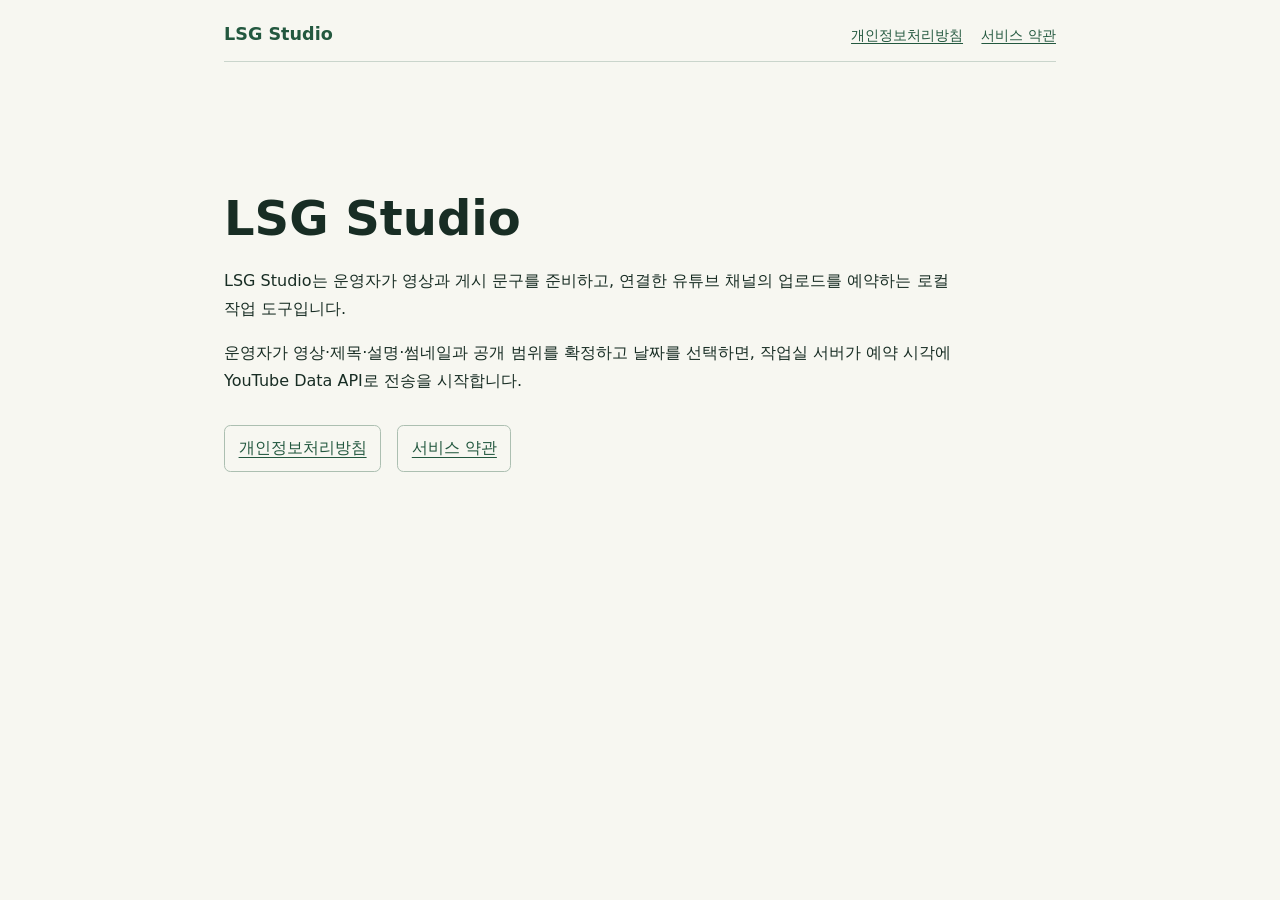
<file: index.html>
<!doctype html>
<html lang="ko">
<head>
  <meta charset="utf-8">
  <meta name="viewport" content="width=device-width, initial-scale=1">
  <title>LSG Studio</title>
  <link rel="stylesheet" href="./style.css">
</head>
<body>
  <a class="skip" href="#main">본문 바로가기</a>
  <header class="site-header">
    <a class="brand" href="./">LSG Studio</a>
    <nav aria-label="안내">
      <a href="./privacy/">개인정보처리방침</a>
      <a href="./terms/">서비스 약관</a>
    </nav>
  </header>
  <main id="main" class="home">
<h1>LSG Studio</h1>
<p>LSG Studio는 운영자가 영상과 게시 문구를 준비하고, 연결한 유튜브 채널의 업로드를 예약하는 로컬 작업 도구입니다.</p>
<p>운영자가 영상·제목·설명·썸네일과 공개 범위를 확정하고 날짜를 선택하면, 작업실 서버가 예약 시각에 YouTube Data API로 전송을 시작합니다.</p>
<div class="actions"><a href="./privacy/">개인정보처리방침</a><a href="./terms/">서비스 약관</a></div>
  </main>
</body>
</html>
</file>
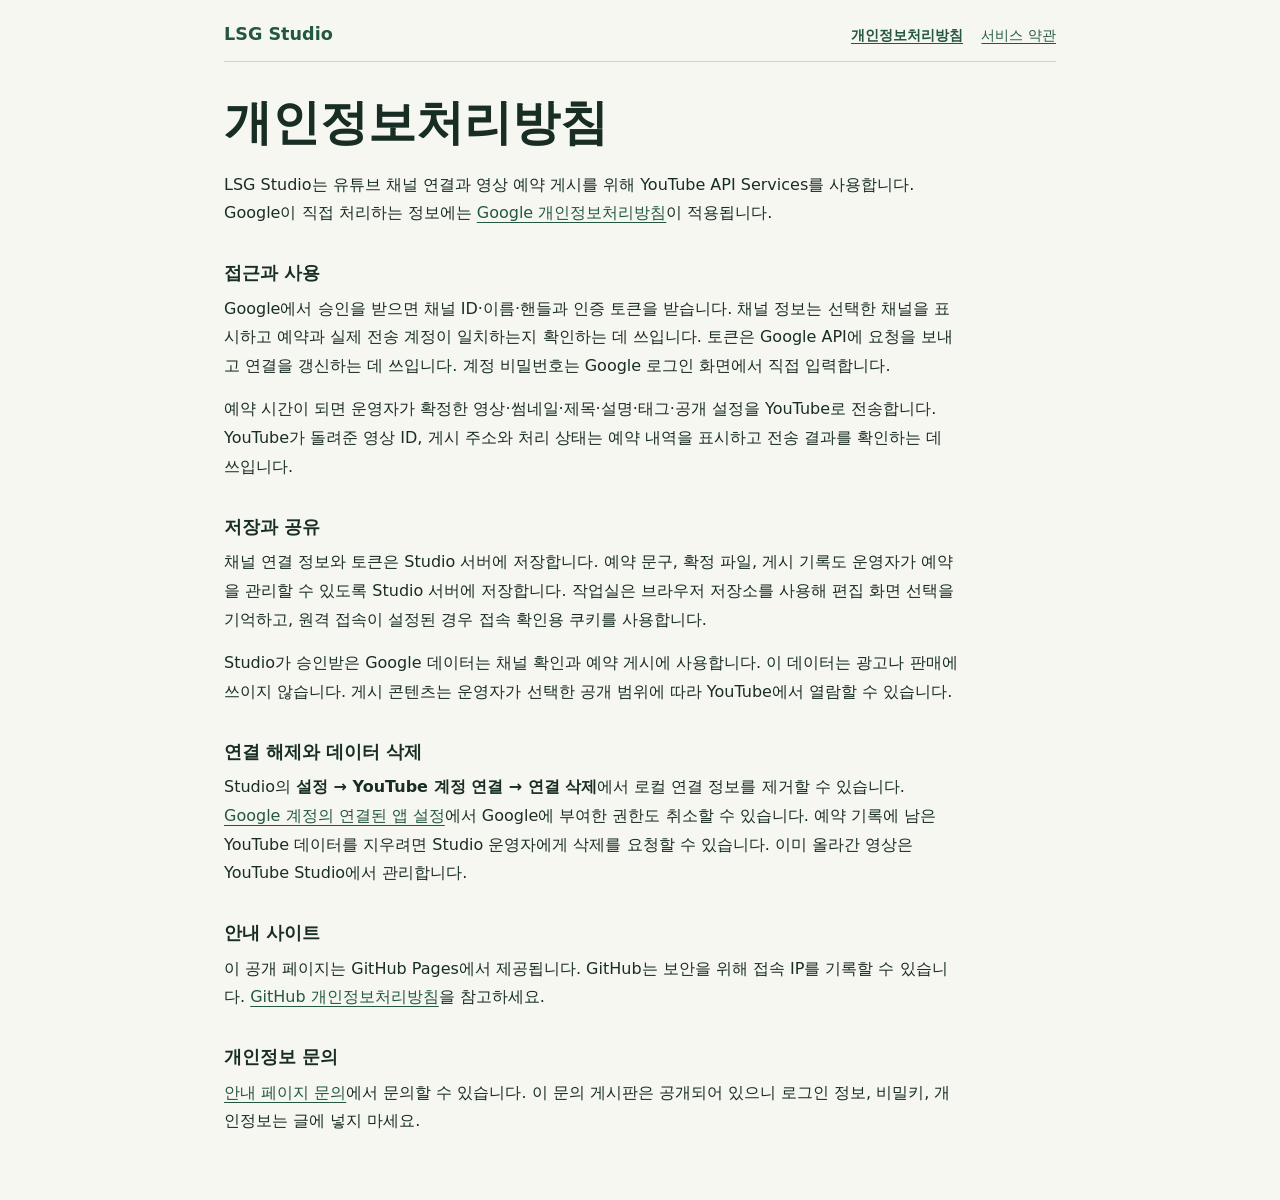
<file: privacy/index.html>
<!doctype html>
<html lang="ko">
<head>
  <meta charset="utf-8">
  <meta name="viewport" content="width=device-width, initial-scale=1">
  <title>개인정보처리방침 | LSG Studio</title>
  <link rel="stylesheet" href="../style.css">
</head>
<body>
  <a class="skip" href="#main">본문 바로가기</a>
  <header class="site-header">
    <a class="brand" href="../">LSG Studio</a>
    <nav aria-label="안내">
      <a href="../privacy/" aria-current="page">개인정보처리방침</a>
      <a href="../terms/">서비스 약관</a>
    </nav>
  </header>
  <main id="main">
<h1>개인정보처리방침</h1>
<p>LSG Studio는 유튜브 채널 연결과 영상 예약 게시를 위해 YouTube API Services를 사용합니다. Google이 직접 처리하는 정보에는 <a href="https://policies.google.com/privacy?hl=ko">Google 개인정보처리방침</a>이 적용됩니다.</p>
<h2>접근과 사용</h2>
<p>Google에서 승인을 받으면 채널 ID·이름·핸들과 인증 토큰을 받습니다. 채널 정보는 선택한 채널을 표시하고 예약과 실제 전송 계정이 일치하는지 확인하는 데 쓰입니다. 토큰은 Google API에 요청을 보내고 연결을 갱신하는 데 쓰입니다. 계정 비밀번호는 Google 로그인 화면에서 직접 입력합니다.</p>
<p>예약 시간이 되면 운영자가 확정한 영상·썸네일·제목·설명·태그·공개 설정을 YouTube로 전송합니다. YouTube가 돌려준 영상 ID, 게시 주소와 처리 상태는 예약 내역을 표시하고 전송 결과를 확인하는 데 쓰입니다.</p>
<h2>저장과 공유</h2>
<p>채널 연결 정보와 토큰은 Studio 서버에 저장합니다. 예약 문구, 확정 파일, 게시 기록도 운영자가 예약을 관리할 수 있도록 Studio 서버에 저장합니다. 작업실은 브라우저 저장소를 사용해 편집 화면 선택을 기억하고, 원격 접속이 설정된 경우 접속 확인용 쿠키를 사용합니다.</p>
<p>Studio가 승인받은 Google 데이터는 채널 확인과 예약 게시에 사용합니다. 이 데이터는 광고나 판매에 쓰이지 않습니다. 게시 콘텐츠는 운영자가 선택한 공개 범위에 따라 YouTube에서 열람할 수 있습니다.</p>
<h2>연결 해제와 데이터 삭제</h2>
<p>Studio의 <strong>설정 → YouTube 계정 연결 → 연결 삭제</strong>에서 로컬 연결 정보를 제거할 수 있습니다. <a href="https://security.google.com/settings/security/permissions">Google 계정의 연결된 앱 설정</a>에서 Google에 부여한 권한도 취소할 수 있습니다. 예약 기록에 남은 YouTube 데이터를 지우려면 Studio 운영자에게 삭제를 요청할 수 있습니다. 이미 올라간 영상은 YouTube Studio에서 관리합니다.</p>
<h2>안내 사이트</h2>
<p>이 공개 페이지는 GitHub Pages에서 제공됩니다. GitHub는 보안을 위해 접속 IP를 기록할 수 있습니다. <a href="https://docs.github.com/en/site-policy/privacy-policies/github-general-privacy-statement">GitHub 개인정보처리방침</a>을 참고하세요.</p>
<h2>개인정보 문의</h2>
<p><a href="https://github.com/minhoSLF/lsg-studio-info/issues">안내 페이지 문의</a>에서 문의할 수 있습니다. 이 문의 게시판은 공개되어 있으니 로그인 정보, 비밀키, 개인정보는 글에 넣지 마세요.</p>
  </main>
</body>
</html>
</file>
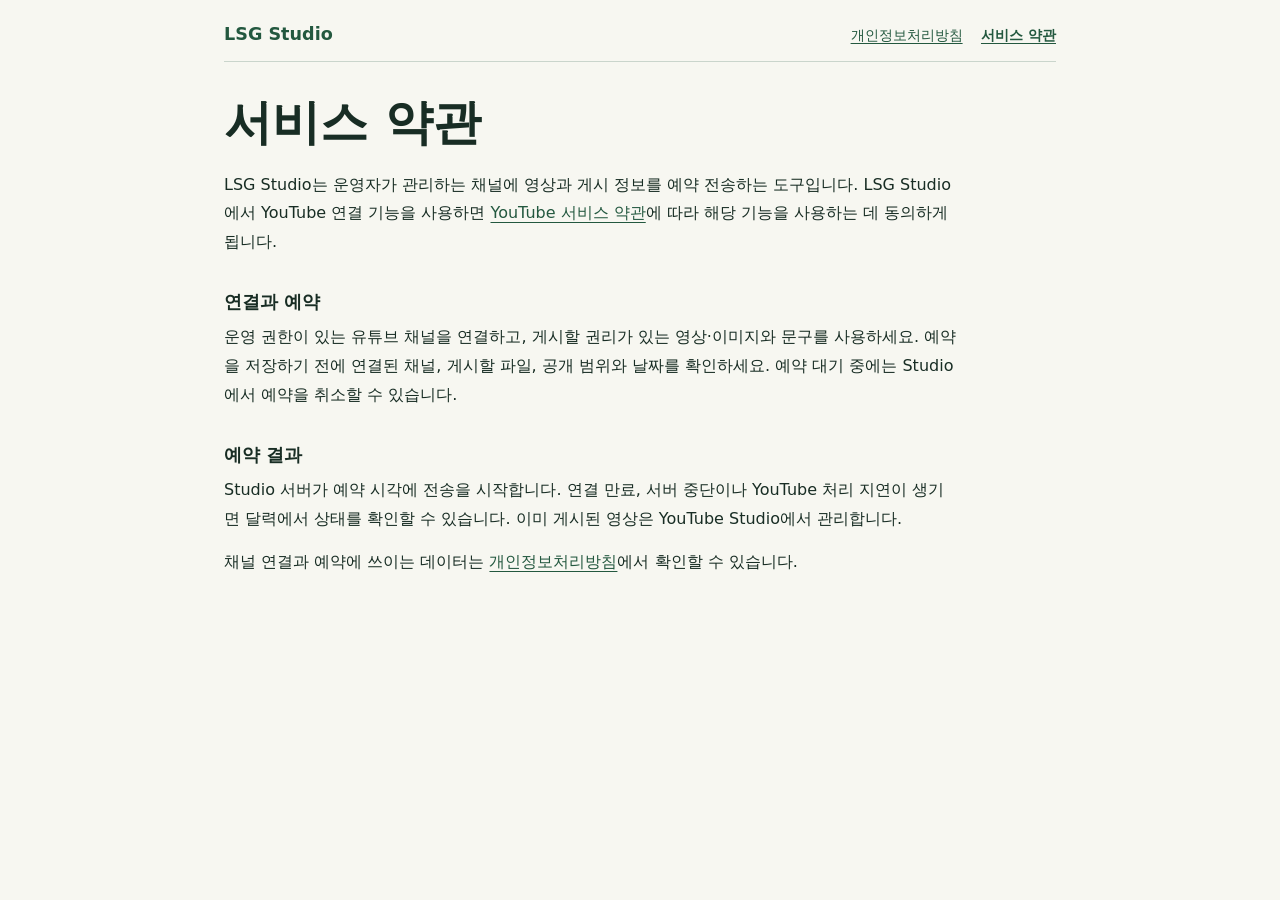
<file: terms/index.html>
<!doctype html>
<html lang="ko">
<head>
  <meta charset="utf-8">
  <meta name="viewport" content="width=device-width, initial-scale=1">
  <title>서비스 약관 | LSG Studio</title>
  <link rel="stylesheet" href="../style.css">
</head>
<body>
  <a class="skip" href="#main">본문 바로가기</a>
  <header class="site-header">
    <a class="brand" href="../">LSG Studio</a>
    <nav aria-label="안내">
      <a href="../privacy/">개인정보처리방침</a>
      <a href="../terms/" aria-current="page">서비스 약관</a>
    </nav>
  </header>
  <main id="main">
<h1>서비스 약관</h1>
<p>LSG Studio는 운영자가 관리하는 채널에 영상과 게시 정보를 예약 전송하는 도구입니다. LSG Studio에서 YouTube 연결 기능을 사용하면 <a href="https://www.youtube.com/t/terms">YouTube 서비스 약관</a>에 따라 해당 기능을 사용하는 데 동의하게 됩니다.</p>
<h2>연결과 예약</h2>
<p>운영 권한이 있는 유튜브 채널을 연결하고, 게시할 권리가 있는 영상·이미지와 문구를 사용하세요. 예약을 저장하기 전에 연결된 채널, 게시할 파일, 공개 범위와 날짜를 확인하세요. 예약 대기 중에는 Studio에서 예약을 취소할 수 있습니다.</p>
<h2>예약 결과</h2>
<p>Studio 서버가 예약 시각에 전송을 시작합니다. 연결 만료, 서버 중단이나 YouTube 처리 지연이 생기면 달력에서 상태를 확인할 수 있습니다. 이미 게시된 영상은 YouTube Studio에서 관리합니다.</p>
<p>채널 연결과 예약에 쓰이는 데이터는 <a href="../privacy/">개인정보처리방침</a>에서 확인할 수 있습니다.</p>
  </main>
</body>
</html>
</file>
<file: style.css>
:root {
  color-scheme: light;
  font-family: system-ui, "Noto Sans KR", sans-serif;
  color: #182d24;
  background: #f7f7f1;
}
* { box-sizing: border-box; }
body {
  width: min(calc(100% - 2rem), 52rem);
  margin: 0 auto;
}
a { color: #23583f; text-underline-offset: .22em; }
a:focus-visible { outline: 2px solid #23583f; outline-offset: .25rem; }
.skip { position: absolute; top: -5rem; background: white; padding: .5rem; }
.skip:focus { top: .3rem; }
.site-header {
  display: flex;
  align-items: baseline;
  justify-content: space-between;
  flex-wrap: wrap;
  gap: .6rem 1.5rem;
  padding: 1.5rem 0 1rem;
  border-bottom: 1px solid #cad5cc;
}
.brand { font-size: 1.1rem; font-weight: 750; text-decoration: none; }
nav { display: flex; flex-wrap: wrap; gap: .5rem 1.15rem; font-size: .9rem; }
nav a[aria-current="page"] { font-weight: 750; }
main {
  margin: 2rem 0 4rem;
  max-width: 46rem;
  line-height: 1.8;
}
.home { margin-top: clamp(3rem, 10vw, 8rem); }
h1 { font-size: clamp(1.9rem, 6vw, 3rem); line-height: 1.18; margin: 0 0 1.25rem; }
h2 { font-size: 1.1rem; line-height: 1.5; margin: 2rem 0 .4rem; }
p { margin: .5rem 0 .9rem; overflow-wrap: break-word; }
.actions {
  display: flex;
  flex-wrap: wrap;
  gap: 1rem;
  margin-top: 1.8rem;
}
.actions a { border: 1px solid #acbfb1; border-radius: .4rem; padding: .5rem .85rem; }
</file>
